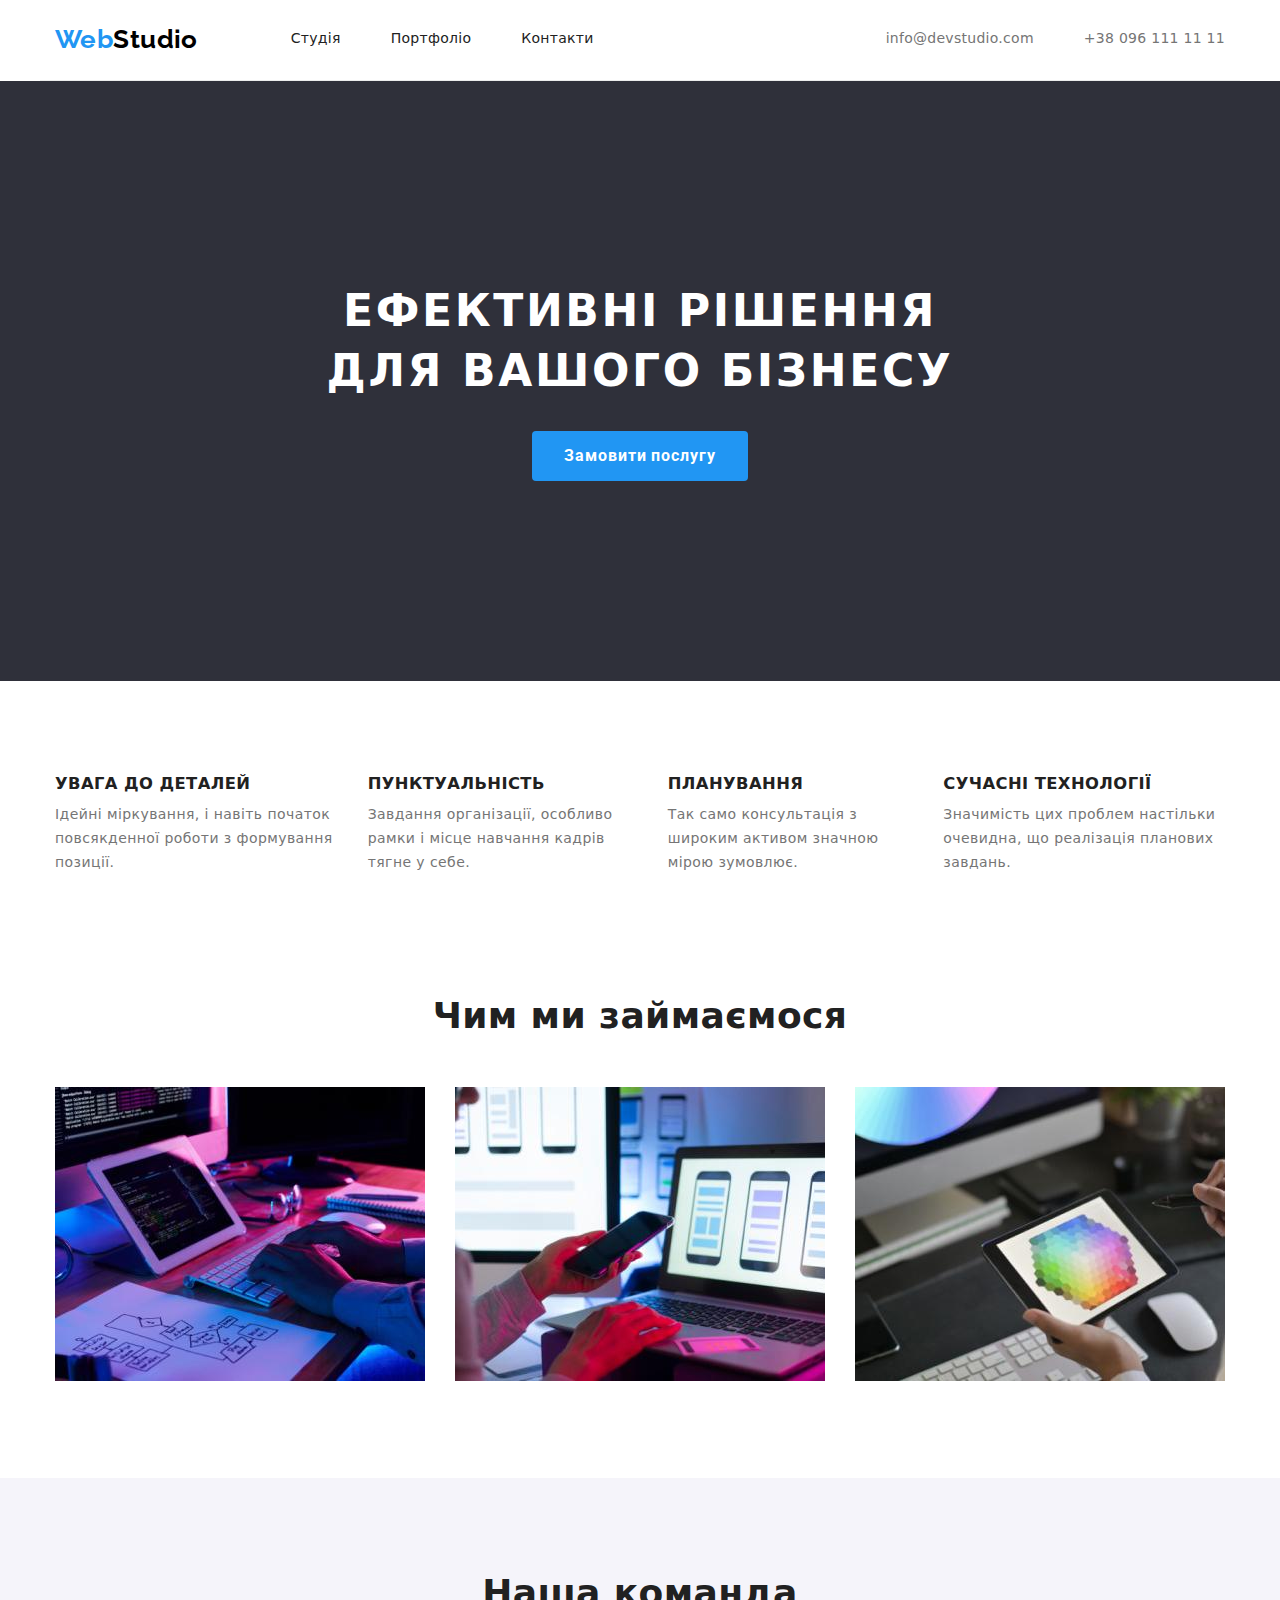
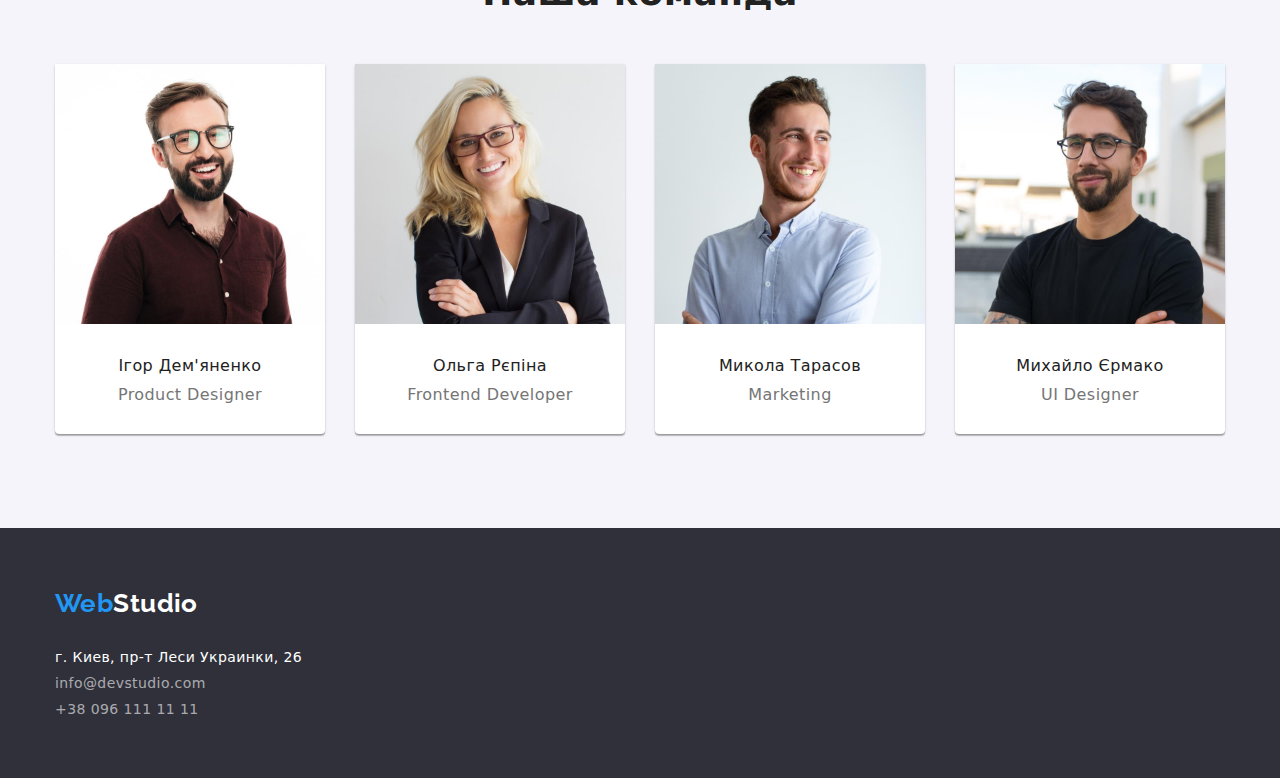
<file: index.html>
<!DOCTYPE html>
<html lang="uk">
  <head>
    <meta charset="UTF-8" />
    <meta http-equiv="X-UA-Compatible" content="IE=edge" />
    <meta name="viewport" content="width=device-width, initial-scale=1.0" />
    <title>Document</title>

    <link rel="preconnect" href="https://fonts.googleapis.com" />
    <link rel="preconnect" href="https://fonts.gstatic.com" crossorigin />
    <link
      href="https://fonts.googleapis.com/css2?family=Raleway:wght@700&family=Roboto:wght@400;500;700;900&display=swap"
      rel="stylesheet"
    />
    <link
      rel="stylesheet"
      href="https://cdnjs.cloudflare.com/ajax/libs/modern-normalize/1.0.0/modern-normalize.min.css"
    />

    <link rel="stylesheet" href="./css/styles.css" />
  </head>

  <body>
    <!--Шапка-->
    <header class="container header">
      <nav class="nav">
        <a class="logo" href=""><span class="logo-text">Web</span>Studio</a>
        <ul class="nav-list">
          <li class="nav-item">
            <a class="nav-list-link" href="./index.html">Студія</a>
          </li>
          <li class="nav-item">
            <a class="nav-list-link" href="./portfolio.html">Портфоліо</a>
          </li>
          <li class="nav-item">
            <a class="nav-list-link" href="">Контакти</a>
          </li>
        </ul>
      </nav>
      <ul class="contacts">
        <li class="contacts-email">
          <a class="contacts-link" href="mailto:info@devstudio.com"
            >info@devstudio.com</a
          >
        </li>
        <li>
          <a class="contacts-link" href="tel:+380961111111"
            >+38 096 111 11 11</a
          >
        </li>
      </ul>
    </header>
    <!--Кнопка заявки-->
    <main>
      <section class="hero">
        <div class="container hero-container">
          <h1 class="hero-title">Ефективні рішення для вашого бізнесу</h1>
          <button class="hero-button" type="button">Замовити послугу</button>
        </div>
      </section>
      <!--Переваги-->

      <section class="container benefits-section">
        <ul class="benefits-list">
          <li class="benefits-item">
            <h3 class="benefits">увага до деталей</h3>
            <p class="benefits-text">
              Ідейні міркування, і навіть початок повсякденної роботи з
              формування позиції.
            </p>
          </li>
          <li class="benefits-item">
            <h3 class="benefits">пунктуальність</h3>
            <p class="benefits-text">
              Завдання організації, особливо рамки і місце навчання кадрів тягне
              у себе.
            </p>
          </li>
          <li class="benefits-item">
            <h3 class="benefits">планування</h3>
            <p class="benefits-text">
              Так само консультація з широким активом значною мірою зумовлює.
            </p>
          </li>
          <li class="benefits-item">
            <h3 class="benefits">сучасні технології</h3>
            <p class="benefits-text">
              Значимість цих проблем настільки очевидна, що реалізація планових
              завдань.
            </p>
          </li>
        </ul>
      </section>
      <section class="container work-section">
        <h2 class="work">Чим ми займаємося</h2>
        <ul class="work-photo">
          <li class="work-img">
            <img
              src="./images/img.jpg"
              alt="Клавіатура з планщетом"
              width="370"
            />
          </li>
          <li class="work-img">
            <img src="./images/imge.jpg" alt="Телефон і ноут" width="370" />
          </li>
          <li class="work-img">
            <img
              src="./images/imges.jpg"
              alt="Планщет з палітрою кольорів"
              width="370"
            />
          </li>
        </ul>
      </section>
      <!--Команда-->
      <section class="section-team ">
        <div class="container">
          <h2 class="team">Наша команда</h2>
          <ul class="team-list">
            <li class="team-color">
              <img src="./images/igor.jpg" alt="Ігор Дем'яненко" width="270" />
              <h3 class="team-names">Ігор Дем'яненко</h3>
              <p class="team-prof">Product Designer</p>
            </li>
            <li class="team-color">
              <img src="./images/olg.jpg" alt="Ольга Рєпіна" width="270" />
              <h3 class="team-names">Ольга Рєпіна</h3>
              <p class="team-prof">Frontend Developer</p>
            </li>

            <li class="team-color">
              <img src="./images/mikol.jpg" alt="Микола Тарасов" width="270" />
              <h3 class="team-names">Микола Тарасов</h3>
              <p class="team-prof">Marketing</p>
            </li>
            <li class="team-color">
              <img src="./images/mihai.jpg" alt="Михайло Єрмаков" width="270" />
              <h3 class="team-names">Михайло Єрмако</h3>
              <p class="team-prof">UI Designer</p>
            </li>
          </ul>
        </div>
      </section>
    </main>
    <!--Підвал-->
    <footer class="footer-background">
      <div class="container footer">
        <a class="logo-footer" href=""
          ><span class="logo-text">Web</span>Studio</a
        >
        <address class="footer-ad">
          <ul>
            <li class="footer-adress">
              <a
                class="address"
                href="https://goo.gl/maps/CPtrU1FHBa2aNyZL9"
                target="_blank"
                rel="noopener noreferrer nofollow"
                >г. Киев, пр-т Леси Украинки, 26</a
              >
            </li>
            <li class="footer-adress">
              <a class="contacts-footer" href="mailto:info@devstudio.com"
                >info@devstudio.com</a
              >
            </li>
            <li class="footer-adress">
              <a class="contacts-footer" href="tel:+380961111111"
                >+38 096 111 11 11</a
              >
            </li>
          </ul>
        </address>
    </footer>
  </body>
</html>
</file>
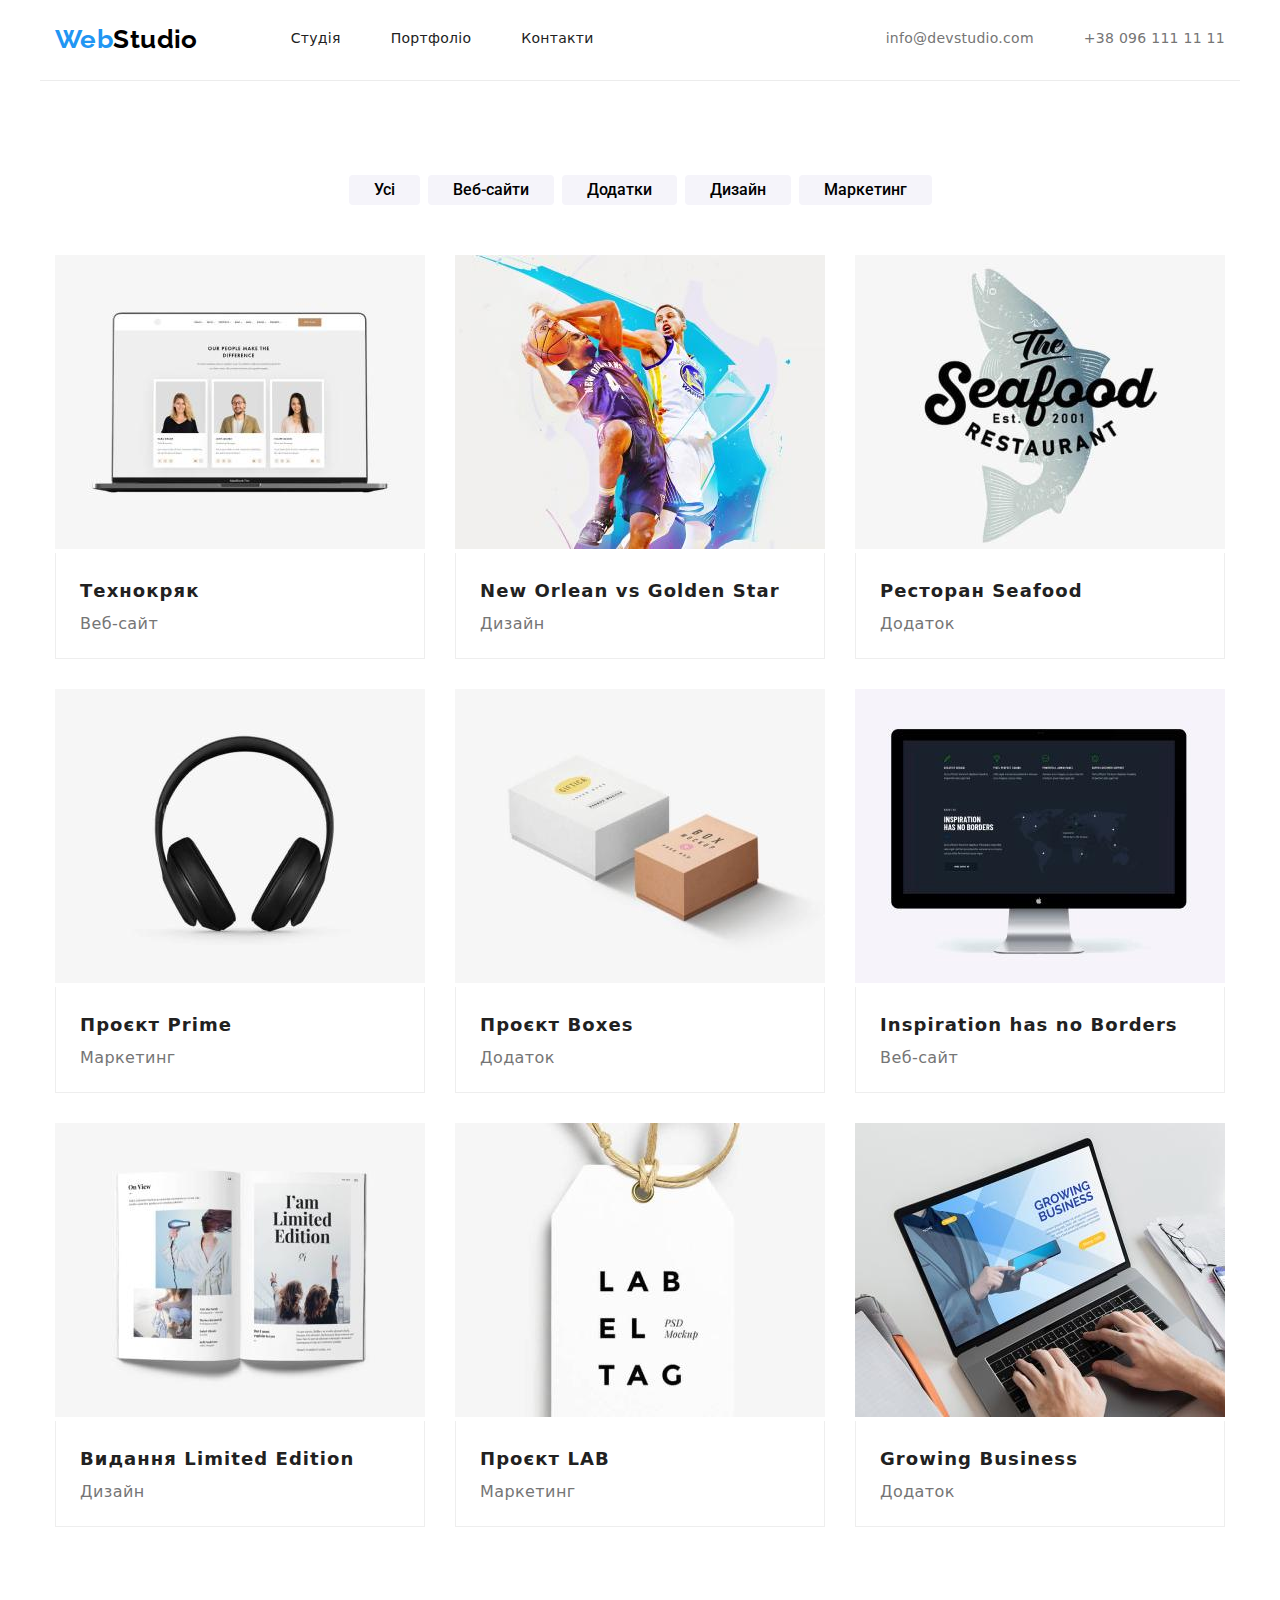
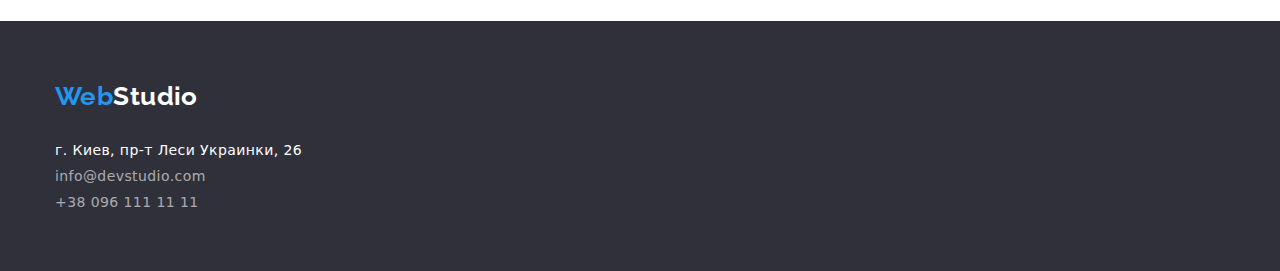
<file: portfolio.html>
<!DOCTYPE html>
<html lang="uk">
  <head>
    <meta charset="UTF-8" />
    <meta http-equiv="X-UA-Compatible" content="IE=edge" />
    <meta name="viewport" content="width=device-width, initial-scale=1.0" />
    <title>Document</title>

    <link rel="preconnect" href="https://fonts.googleapis.com" />
    <link rel="preconnect" href="https://fonts.gstatic.com" crossorigin />
    <link
      href="https://fonts.googleapis.com/css2?family=Raleway:wght@700&family=Roboto:wght@400;500;700;900&display=swap"
      rel="stylesheet"
    />
    <link
      rel="stylesheet"
      href="https://cdnjs.cloudflare.com/ajax/libs/modern-normalize/1.0.0/modern-normalize.min.css"
    />

    <link rel="stylesheet" href="./css/styles.css" />
  </head>

  <body>
    <!--Шапка-->
    <header class="container header">
      <nav class="nav">
        <a class="logo" href=""><span class="logo-text">Web</span>Studio</a>
        <ul class="nav-list">
          <li class="nav-item">
            <a class="nav-list-link" href="./index.html">Студія</a>
          </li>
          <li class="nav-item">
            <a class="nav-list-link" href="./portfolio.html">Портфоліо</a>
          </li>
          <li class="nav-item">
            <a class="nav-list-link" href="">Контакти</a>
          </li>
        </ul>
      </nav>
      <ul class="contacts">
        <li class="contacts-email">
          <a class="contacts-link" href="mailto:info@devstudio.com"
            >info@devstudio.com</a
          >
        </li>
        <li>
          <a class="contacts-link" href="tel:+380961111111"
            >+38 096 111 11 11</a
          >
        </li>
      </ul>
    </header>
    <!--Приклади робіт-->
    <main class="container">
      <h1 class="visually-hidden">Приклади робіт</h1>
      <div>
        <ul class="button-port">
          <li class="portfolio-list"><button class="portfolio-button" type="button">Усі</button></li>
          <li class="portfolio-list">
            <button class="portfolio-button" type="button">Веб-сайти</button>
          </li>
          <li class="portfolio-list">
            <button class="portfolio-button" type="button">Додатки</button>
          </li>
          <li class="portfolio-list">
            <button class="portfolio-button" type="button">Дизайн</button>
          </li>
          <li class="portfolio-list">
            <button class="portfolio-button" type="button">Маркетинг</button>
          </li>
        </ul>
        <ul class="portfolio-cases">
          <li class="portfolio-items">
            <img src="./images/tehnorlyak.jpg" alt="ноутбук" width="370" />
            <div class="description-wrapper">
              <h3 class="cases">Технокряк</h3>
              <p class="cases-group">Веб-сайт</p>
            </div>
          </li>
          <li class="portfolio-items">
            <img src="./images/orlean.jpg" alt="баскетболісти" width="370" />
            <div class="description-wrapper">
              <h3 class="cases">New Orlean vs Golden Star</h3>
              <p class="cases-group">Дизайн</p>
            </div>
          </li>
          <li class="portfolio-items">
            <img src="./images/seafood.jpg" alt="лого ресторана" width="370" />
            <div class="description-wrapper">
              <h3 class="cases">Ресторан Seafood</h3>
              <p class="cases-group">Додаток</p>
            </div>
          </li>
          <li class="portfolio-items">
            <img src="./images/prime.jpg" alt="навушники" width="370" />
            <div class="description-wrapper">
              <h3 class="cases">Проєкт Prime</h3>
              <p class="cases-group">Маркетинг</p>
            </div>
          </li>
          <li class="portfolio-items">
            <img src="./images/boxes.jpg" alt="коробки" width="370" />
            <div class="description-wrapper">
              <h3 class="cases">Проєкт Boxes</h3>
              <p class="cases-group">Додаток</p>
            </div>
          </li>
          <li class="portfolio-items">
            <img
              src="./images/inspiration.jpg"
              alt="ноутбук з сайтом"
              width="370"
            />
            <div class="description-wrapper">
              <h3 class="cases">Inspiration has no Borders</h3>
              <p class="cases-group">Веб-сайт</p>
            </div>
          </li>
          <li class="portfolio-items">
            <img src="./images/limiteded.jpg" alt="книга" width="370" />
            <div class="description-wrapper">
              <h3 class="cases">Видання Limited Edition</h3>
              <p class="cases-group">Дизайн</p>
            </div>
          </li>
          <li class="portfolio-items">
            <img src="./images/lab.jpg" alt="етикетка" width="370" />
            <div class="description-wrapper">
              <h3 class="cases">Проєкт LAB</h3>
              <p class="cases-group">Маркетинг</p>
            </div>
          </li>
          <li class="portfolio-items">
            <img
              src="./images/growing.jpg"
              alt="ноутбук на якому працюють"
              width="370"
            />
            <div class="description-wrapper">
              <h3 class="cases">Growing Business</h3>
              <p class="cases-group">Додаток</p>
            </div>
          </li>
        </ul>
    </main>
    <!--Підвал-->
    <footer class="footer-background">
      <div class="container footer">
        <a class="logo-footer" href=""
          ><span class="logo-text">Web</span>Studio</a
        >
        <address class="footer-ad">
          <ul>
            <li class="footer-adress">
              <a
                class="address"
                href="https://goo.gl/maps/CPtrU1FHBa2aNyZL9"
                target="_blank"
                rel="noopener noreferrer nofollow"
                >г. Киев, пр-т Леси Украинки, 26</a
              >
            </li>
            <li class="footer-adress">
              <a class="contacts-footer" href="mailto:info@devstudio.com"
                >info@devstudio.com</a
              >
            </li>
            <li class="footer-adress">
              <a class="contacts-footer" href="tel:+380961111111"
                >+38 096 111 11 11</a
              >
            </li>
          </ul>
        </address>
      </div>
    </footer>
  </body>
</html>
</file>
<file: css/styles.css>
:root {
  --main-text-color: #212121;
  --secondary-text-color: #757575;
  --accent-color: #2196f3;
  --black-text-color: #000000;
  --white-text-color: #ffffff;
  --blue-text-color: #2196f3;
  --portfolio-button-color: #f5f4fa;
  --contacts-color-footer: rgba(255, 255, 255, 0.6);
  --gray-color: #2f303a;
}

h1,
h2,
h3,
h4,
h5,
h6,
p,
ul {
  margin: 0;
  padding: 0;
}
body {
  background-color: var(--white-text-color);
  font-size: 14px;
  letter-spacing: 0.03em;
  color: var(--main-text-color);
}
a {
  text-decoration: none;
}
ul {
  list-style: none;
}

.container {
  width: 1200px;
  padding-left: 15px;
  padding-right: 15px;
  margin-left: auto;
  margin-right: auto;
}
.abracadabra {
  background-color: tomato;
}

/* Шапка */
.header {
  display: flex;
  padding-top: 24px;
  padding-bottom: 25px;
  justify-content: space-between;
  border-bottom: 1px solid #ececec;
}
.nav {
  display: flex;
}
.logo {
  font-family: "Raleway";
  color: var(--black-text-color);
  font-weight: 700;
  font-size: 26px;
  line-height: 1.19;
  margin-right: 93px;
}
.logo-text {
  color: var(--accent-color);
}
.nav-item:not(:last-child) {
  margin-right: 50px;
}
.nav-list {
  font-weight: 500;
  line-height: 1.14;
  letter-spacing: 0.02em;
  display: flex;
  align-items: center;
}
.nav-list-link {
  color: var(--main-text-color);
  cursor: pointer;
}
.nav-list-link:hover,
.nav-list-link:focus {
  color: var(--accent-color);
}

.contacts {
  font-weight: 500;
  line-height: 1.14;
  letter-spacing: 0.02em;
  display: flex;
  align-items: center;
}
.contacts-email {
  margin-right: 50px;
}
.contacts-link {
  color: var(--secondary-text-color);
}
.contacts-link:hover,
.contacts-link:focus {
  color: var(--accent-color);
}

/* main content*/
.hero {
  background-color: var(--gray-color);
  text-align: center;
}
.hero-container {
  padding-top: 200px;
  padding-bottom: 200px;
}
.hero-title {
  font-weight: 900;
  font-size: 44px;
  line-height: 1.36;
  color: var(--white-text-color);
  letter-spacing: 0.06em;
  text-transform: uppercase;
  margin-bottom: 30px;
  width: 700px;
  margin-left: auto;
  margin-right: auto;
}
.hero-button {
  font-family: "Roboto", sans-serif;
  font-weight: 700;
  font-size: 16px;
  line-height: 1.87;
  letter-spacing: 0.06em;
  cursor: pointer;
  color: var(--white-text-color);
  background-color: var(--accent-color);
  border: none;
  border-radius: 4px;
  padding: 10px 32px;
}
.hero-button:hover,
.hero-button:focus {
  background-color: #188ce8;
}

.benefits {
  font-weight: 700;
  line-height: 1.14;
  text-transform: uppercase;
  color: var(--main-text-color);
  margin-bottom: 10px;
}
.benefits-section {
  padding-bottom: 60px;
  padding-top: 94px;
}
.benefits-list {
  display: flex;
}
.benefits-item:not(:last-child) {
  margin-right: 30px;
}
.benefits-text {
  line-height: 1.71;
  color: var(--secondary-text-color);
}
.work {
  font-weight: 700;
  font-size: 36px;
  line-height: 1.16;
  text-align: center;
  color: var(--main-text-color);
}
.work-section {
  padding-top: 60px;
}
.work-photo {
  display: flex;
  padding-top: 50px;
  padding-bottom: 94px;
}
.work-img:not(:last-child) {
  padding-right: 30px;
}

.section-team {
  background-color: var(--portfolio-button-color);
  padding-top: 94px;
  padding-bottom: 94px;
}
.team {
  font-weight: 700;
  font-size: 36px;
  line-height: 1.16;
  text-align: center;
  color: var(--main-text-color);
  margin-bottom: 50px;
}
.team-list {
  display: flex;
  flex-wrap: wrap;
  margin-top: -30px;
  margin-left: -30px;
}
.team-color {
  background-color: var(--white-text-color);
  margin-left: 30px;
  margin-top: 30px;
  box-shadow: 0px 1px 3px rgba(0, 0, 0, 0.12), 0px 1px 1px rgba(0, 0, 0, 0.14),
    0px 2px 1px rgba(0, 0, 0, 0.2);
  border-radius: 0px 0px 4px 4px;
}
.team-names {
  font-weight: 500;
  font-size: 16px;
  line-height: 1.18;
  text-align: center;
  color: var(--main-text-color);
  padding-bottom: 10px;
  padding-top: 30px;
}
.team-prof {
  font-size: 16px;
  line-height: 1.18;
  text-align: center;
  color: var(--secondary-text-color);
  padding-bottom: 30px;
}
/*Подвал*/
.footer-background {
  background-color: var(--gray-color);
}
.footer {
  padding-bottom: 60px;
  padding-top: 60px;
}
.logo-footer {
  font-family: "Raleway";
  color: var(--white-text-color);
  font-weight: 700;
  font-size: 26px;
  line-height: 1.19;
}
.address {
  font-style: normal;
  line-height: 1.14;
  color: var(--white-text-color);
}
.footer-ad {
  margin-top: 30px;
}
.footer-adress:not(:last-child) {
  padding-bottom: 9px;
}
.contacts-footer {
  line-height: 1.14;
  color: var(--contacts-color-footer);
  font-style: normal;
}
/* main content-portfolio*/

.button-port {
  display: flex;
  justify-content: center;
  margin-top: 94px;
  margin-bottom: 50px;
}

.portfolio-button {
  font-family: "Roboto", sans-serif;
  font-weight: 500;
  font-size: 16px;
  line-height: 1.16;
  text-align: center;
  background: var(--portfolio-button-color);
  border-radius: 4px;
  border: none;
  cursor: pointer;
  padding-left: 25px;
  padding-right: 25px;
  padding-top: 6px;
  padding-bottom: 6px;
}

.portfolio-list:not(:last-child) {
  margin-right: 8px;
}

.portfolio-button:hover,
.portfolio-button:focus {
  color: var(--white-text-color);
  background: var(--blue-text-color);
  box-shadow: 0px 3px 1px rgba(0, 0, 0, 0.1), 0px 1px 2px rgba(0, 0, 0, 0.08),
    0px 2px 2px rgba(0, 0, 0, 0.12);
}
.portfolio-cases {
  box-sizing: border-box;
  display: flex;
  flex-wrap: wrap;
}
.portfolio-items {
  margin-right: 30px;
  margin-bottom: 30px;
}
.portfolio-items:nth-child(3n + 3) {
  margin-right: 0;
}
.portfolio-items:nth-last-child(-n + 3) {
  margin-bottom: 94px;
}
.description-wrapper {
  padding: 20px 24px;
  border: 1px solid #eeeeee;
  border-top: 0;
}

.cases {
  font-weight: 700;
  font-size: 18px;
  line-height: 2;
  letter-spacing: 0.06em;
  color: var(--main-text-color);
}
.cases-group {
  font-size: 16px;
  line-height: 1.87;
  color: var(--secondary-text-color);
}

.visually-hidden {
  position: absolute;
  white-space: nowrap;
  width: 1px;
  height: 1px;
  overflow: hidden;
  border: 0;
  padding: 0;
  clip: rect(0 0 0 0);
  clip-path: inset(50%);
  margin: -1px;
}
</file>
